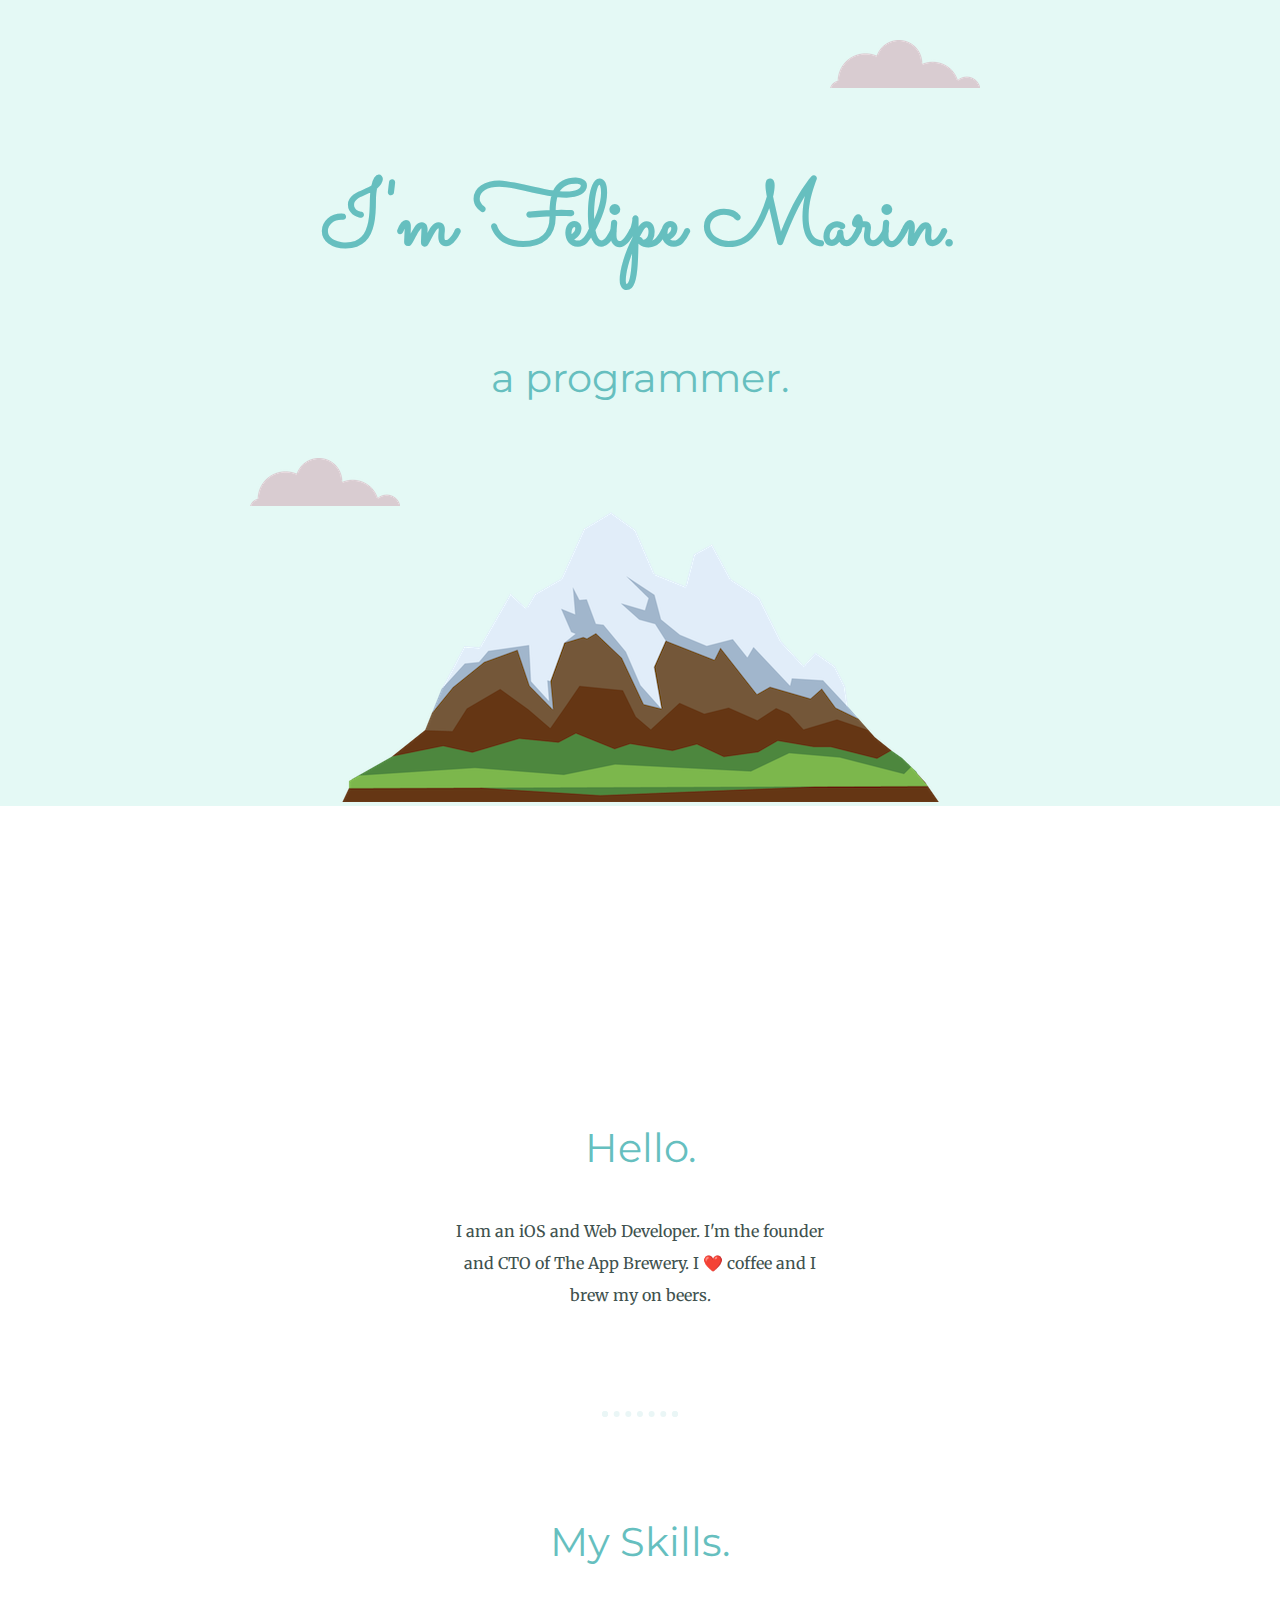
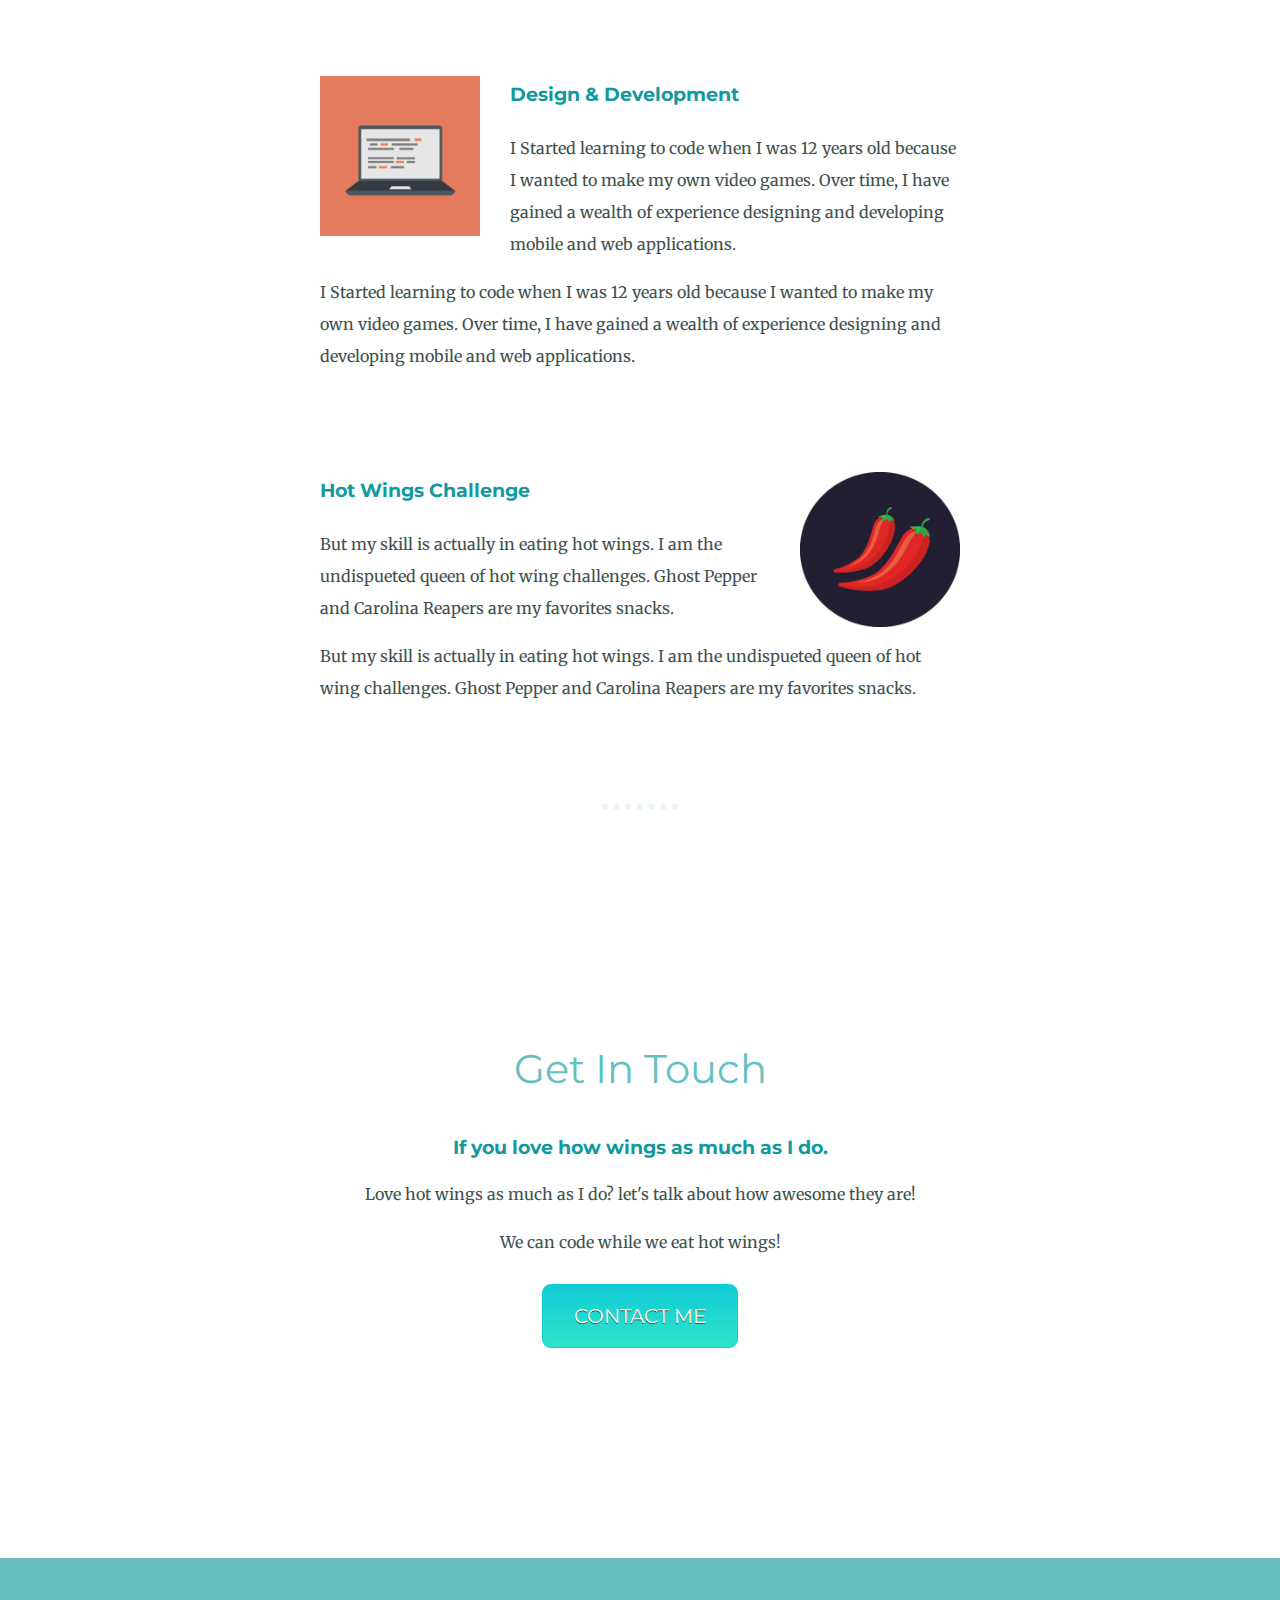
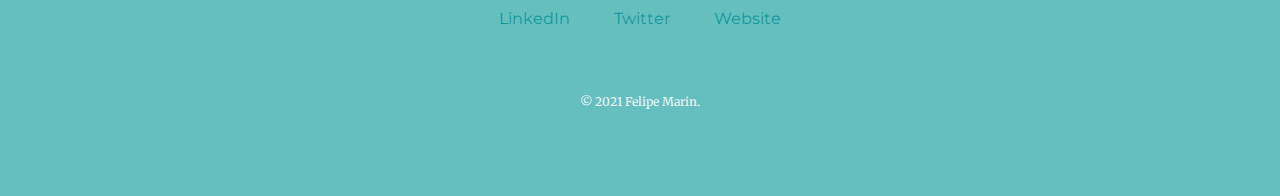
<file: index.html>
<!DOCTYPE html>
<html lang="en">
  <head>
    <meta charset="UTF-8" />
    <meta name="viewport" content="width=device-width, initial-scale=1.0" />
    <meta http-equiv="X-UA-Compatible" content="ie=edge" />
    <link rel="stylesheet" href="css/styles.css" />
    <link rel="icon" href="images/favicon.ico" />
    <link rel="preconnect" href="https://fonts.googleapis.com" />
    <link rel="preconnect" href="https://fonts.gstatic.com" crossorigin />
    <link
      href="https://fonts.googleapis.com/css2?family=Merriweather&family=Montserrat&family=Sacramento&display=swap"
      rel="stylesheet"
    />

    <title>Felipe Marin Vasquez Site</title>
  </head>
  <body>
    <div class="top-container">
      <img class="top-cloud" src="images/cloud.png" alt="" />
      <h1>I'm Felipe Marin.</h1>
      <h2>a programmer.</h2>
      <img class="bottom-cloud" src="images/cloud.png" alt="" />
      <img src="images/mountain.png" alt="" />
    </div>
    <div class="middle-container">
      <div class="profile">
        <iframe
          class="profile-pic"
          src="https://giphy.com/embed/b74FHrig7zIRy"
          width="480"
          height="480"
          frameborder="0"
          class="giphy-embed"
          allowfullscreen
        ></iframe>
        <h2>Hello.</h2>
        <p class="profile-description">
          I am an iOS and Web Developer. I'm the founder and CTO of The App
          Brewery. I ❤️ coffee and I brew my on beers.
        </p>
      </div>
      <hr />
      <div class="skills">
        <h2>My Skills.</h2>
        <div class="skill-row">
          <img class="code-image" src="images/computer.png" alt="" />
          <h3>Design & Development</h3>
          <p class="code-skill-description">
            I Started learning to code when I was 12 years old because I wanted
            to make my own video games. Over time, I have gained a wealth of
            experience designing and developing mobile and web applications.
          </p>
          <p class="code-skill-description">
            I Started learning to code when I was 12 years old because I wanted
            to make my own video games. Over time, I have gained a wealth of
            experience designing and developing mobile and web applications.
          </p>
        </div>
        <div class="skill-row">
          <img class="chilli-image" src="images/chillies.png" alt="" />
          <h3>Hot Wings Challenge</h3>
          <p class="chilli-skill-description">
            But my skill is actually in eating hot wings. I am the undispueted
            queen of hot wing challenges. Ghost Pepper and Carolina Reapers are
            my favorites snacks.
          </p>
          <p class="chilli-skill-description">
            But my skill is actually in eating hot wings. I am the undispueted
            queen of hot wing challenges. Ghost Pepper and Carolina Reapers are
            my favorites snacks.
          </p>
        </div>
      </div>
      <hr />
      <div class="contact-me">
        <h2>Get In Touch</h2>
        <h3>If you love how wings as much as I do.</h3>
        <p>
          Love hot wings as much as I do? let's talk about how awesome they are!
        </p>
        <p>We can code while we eat hot wings!</p>
        <a class="btn" type="bottom" href="mailto:name@email.com">CONTACT ME</a>
      </div>
    </div>

    <div class="bottom-container">
      <a class="footer-link" href="https://www.linkedin.com/">LinkedIn</a>
      <a class="footer-link" href="https://twitter.com/">Twitter</a>
      <a class="footer-link" href="https://www.appbrewery.co/">Website</a>
      <p class="copyright">© 2021 Felipe Marin.</p>
    </div>
  </body>
</html>
</file>
<file: css/styles.css>
body {
  color: #40514E;
  margin: 0;
  text-align: center;
  font-family: 'Merriweather', serif;
}

h1 {
  color: #66BFBF;
  margin-top: 50px auto 0 auto;
  font-family: 'Sacramento', cursive;
  font-size: 5.625rem;
}

h2{
  color: #66BFBF;
  font-family: 'Montserrat', sans-serif;
  font-size: 2.5rem;
  font-weight: normal;
  padding-bottom: 10px;
}

h3{
  font-family: 'Montserrat', sans-serif;
  color: #11999E;

}

hr {
  border: dotted #EAF6F6 6px;
  border-bottom: none;
  width: 5%;
  margin: 100px auto;
}

a {
  color: #11999E;
  font-family: 'Montserrat', sans-serif;
  margin: 10px 20px;
  text-decoration: none;
}

a:hover {
  color: #EAF6F6;
}

p {
  line-height: 2;
}

.skill-row {
  image-resolution: 25%;
  line-height: 2;
  margin: 100px auto 100px auto;
  text-align: left;
  width: 50%;
}
.profile-pic{
  padding-top: 30px;
  width: 50%;
  height: 50%;
  border-radius: 10px;
}
.top-container {
  background-color: #E4F9F5;
  position: relative;
  padding-top: 100px;
}
.middle-container {
  margin: 100px 0;
}

.bottom-container {
  background-color: #66BFBF;
  padding: 50px;
}

.copyright{
  color: #EAF6F6;
  padding: 50px 0 20px;
  font-size: 0.75rem;
  paddi: 20px 0;
}

.top-cloud{
  position:absolute;
  right: 300px;
  top: 40px;
}
.bottom-cloud {
  position: absolute;
  left: 250px;
  bottom: 300px;
}

.code-image {
  float: left;
  width: 25%;
  margin-right: 30px;
}
.chilli-image {
  float: right;
  width: 25%;
  margin-left: 30px;
}

.code-skill-description {
  color: #40514E;
}

.chilli-skill-description {

}

.profile-description {
  width: 30%;
  margin: auto;
}

.contact-me {
  padding: 100px;
}

.btn {
  background:-webkit-gradient(linear, left top, left bottom, color-stop(0.05, #11cdd4), color-stop(1, #30e3cb));
	background:-moz-linear-gradient(top, #11cdd4 5%, #30e3cb 100%);
	background:-webkit-linear-gradient(top, #11cdd4 5%, #30e3cb 100%);
	background:-o-linear-gradient(top, #11cdd4 5%, #30e3cb 100%);
	background:-ms-linear-gradient(top, #11cdd4 5%, #30e3cb 100%);
	background:linear-gradient(to bottom, #11cdd4 5%, #30e3cb 100%);
	filter:progid:DXImageTransform.Microsoft.gradient(startColorstr='#11cdd4', endColorstr='#30e3cb',GradientType=0);
	background-color:#11cdd4;
	-webkit-border-radius:9px;
	-moz-border-radius:9px;
	border-radius:9px;
	border:1px solid #11cdd4;
	display:inline-block;
	cursor:pointer;
	color:#ffffff;
	font-family: 'Montserrat', sans-serif;
	font-size:20px;
	padding:19px 31px;
	text-decoration:none;
	text-shadow:0px 1px 0px #2f6627;
}
.btn:hover {
  background:-webkit-gradient(linear, left top, left bottom, color-stop(0.05, #30e3cb), color-stop(1, #11cdd4));
	background:-moz-linear-gradient(top, #30e3cb 5%, #11cdd4 100%);
	background:-webkit-linear-gradient(top, #30e3cb 5%, #11cdd4 100%);
	background:-o-linear-gradient(top, #30e3cb 5%, #11cdd4 100%);
	background:-ms-linear-gradient(top, #30e3cb 5%, #11cdd4 100%);
	background:linear-gradient(to bottom, #30e3cb 5%, #11cdd4 100%);
	filter:progid:DXImageTransform.Microsoft.gradient(startColorstr='#30e3cb', endColorstr='#11cdd4',GradientType=0);
	background-color:#30e3cb;
}
.btn:active {
  position:relative;
	top:1px;
}
</file>
